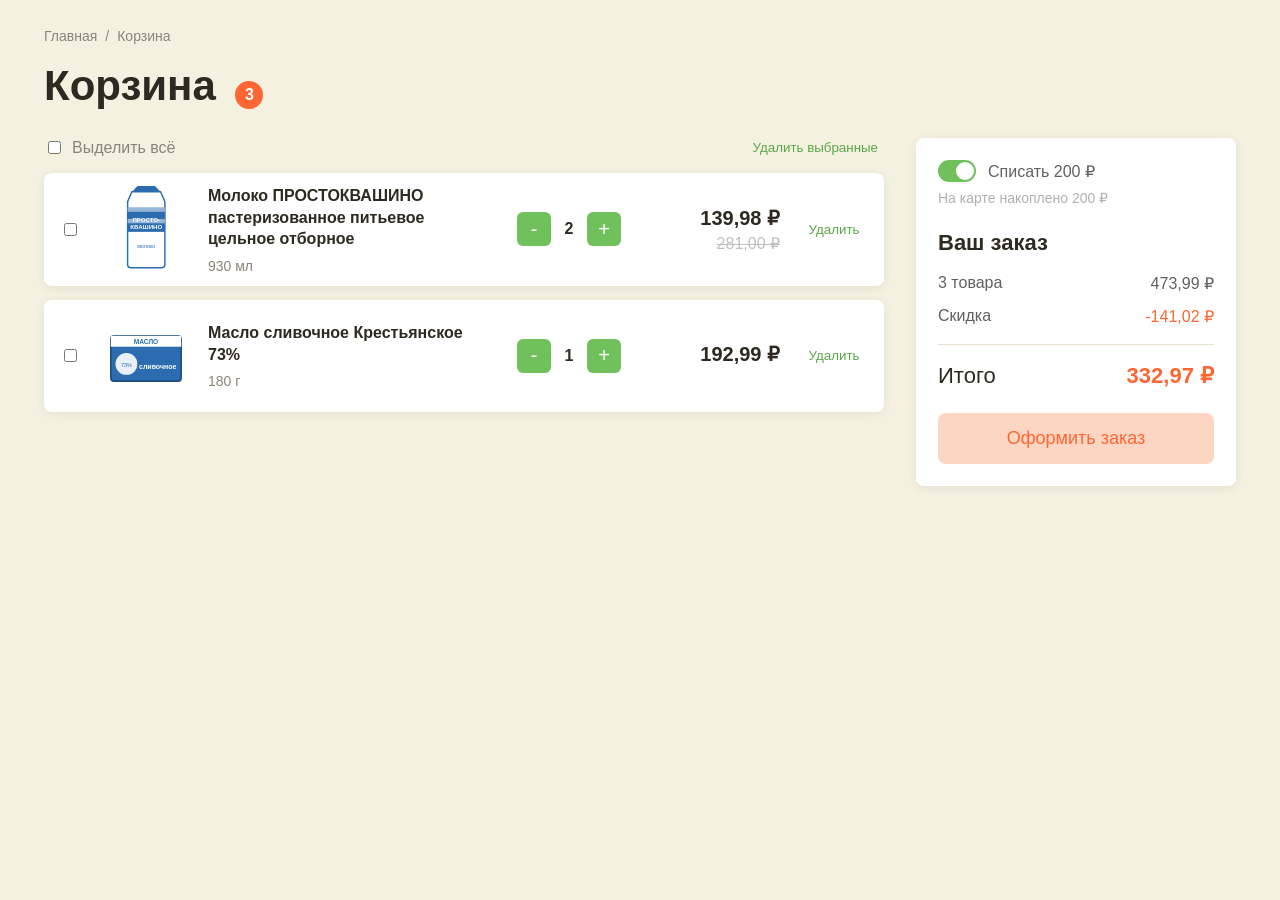
<file: basket/index.html>
<!doctype html>
<html lang="ru">
  <head>
    <meta charset="UTF-8" />
    <meta name="viewport" content="width=device-width, initial-scale=1.0" />
    <title>Северяночка — Корзина</title>
    <link rel="stylesheet" href="./style.css" />
  </head>
  <body>
    <main class="container">
      <div class="breadcrumbs">
        <a href="../index.html">Главная</a>
        <span>/</span>
        <span>Корзина</span>
      </div>

      <h1>Корзина <span id="cart-count">0</span></h1>

      <div class="cart">
        <section class="cart-left">
          <div class="top-panel">
            <label>
              <input type="checkbox" />
              Выделить всё
            </label>

            <button class="remove-selected" type="button">
              Удалить выбранные
            </button>
          </div>

          <div id="cart-list"></div>
        </section>

        <aside class="cart-right">
          <div class="bonus">
            <div class="bonus-top">
              <label class="switch">
                <input type="checkbox" checked />
                <span class="slider"></span>
              </label>
              <span class="bonus-text">Списать 200 ₽</span>
            </div>
            <p>На карте накоплено 200 ₽</p>
          </div>

          <h3>Ваш заказ</h3>
          <div class="row">
            <span id="order-count">0 товаров</span>
            <span id="order-sum">0 ₽</span>
          </div>
          <div class="row">
            <span>Скидка</span>
            <span class="sale" id="order-sale">0 ₽</span>
          </div>
          <hr />
          <div class="total">
            <span>Итого</span>
            <strong id="order-total">0 ₽</strong>
          </div>
          <button class="order" type="button">Оформить заказ</button>
        </aside>
      </div>
    </main>

    <script type="module" src="./script.js"></script>
  </body>
</html>
</file>
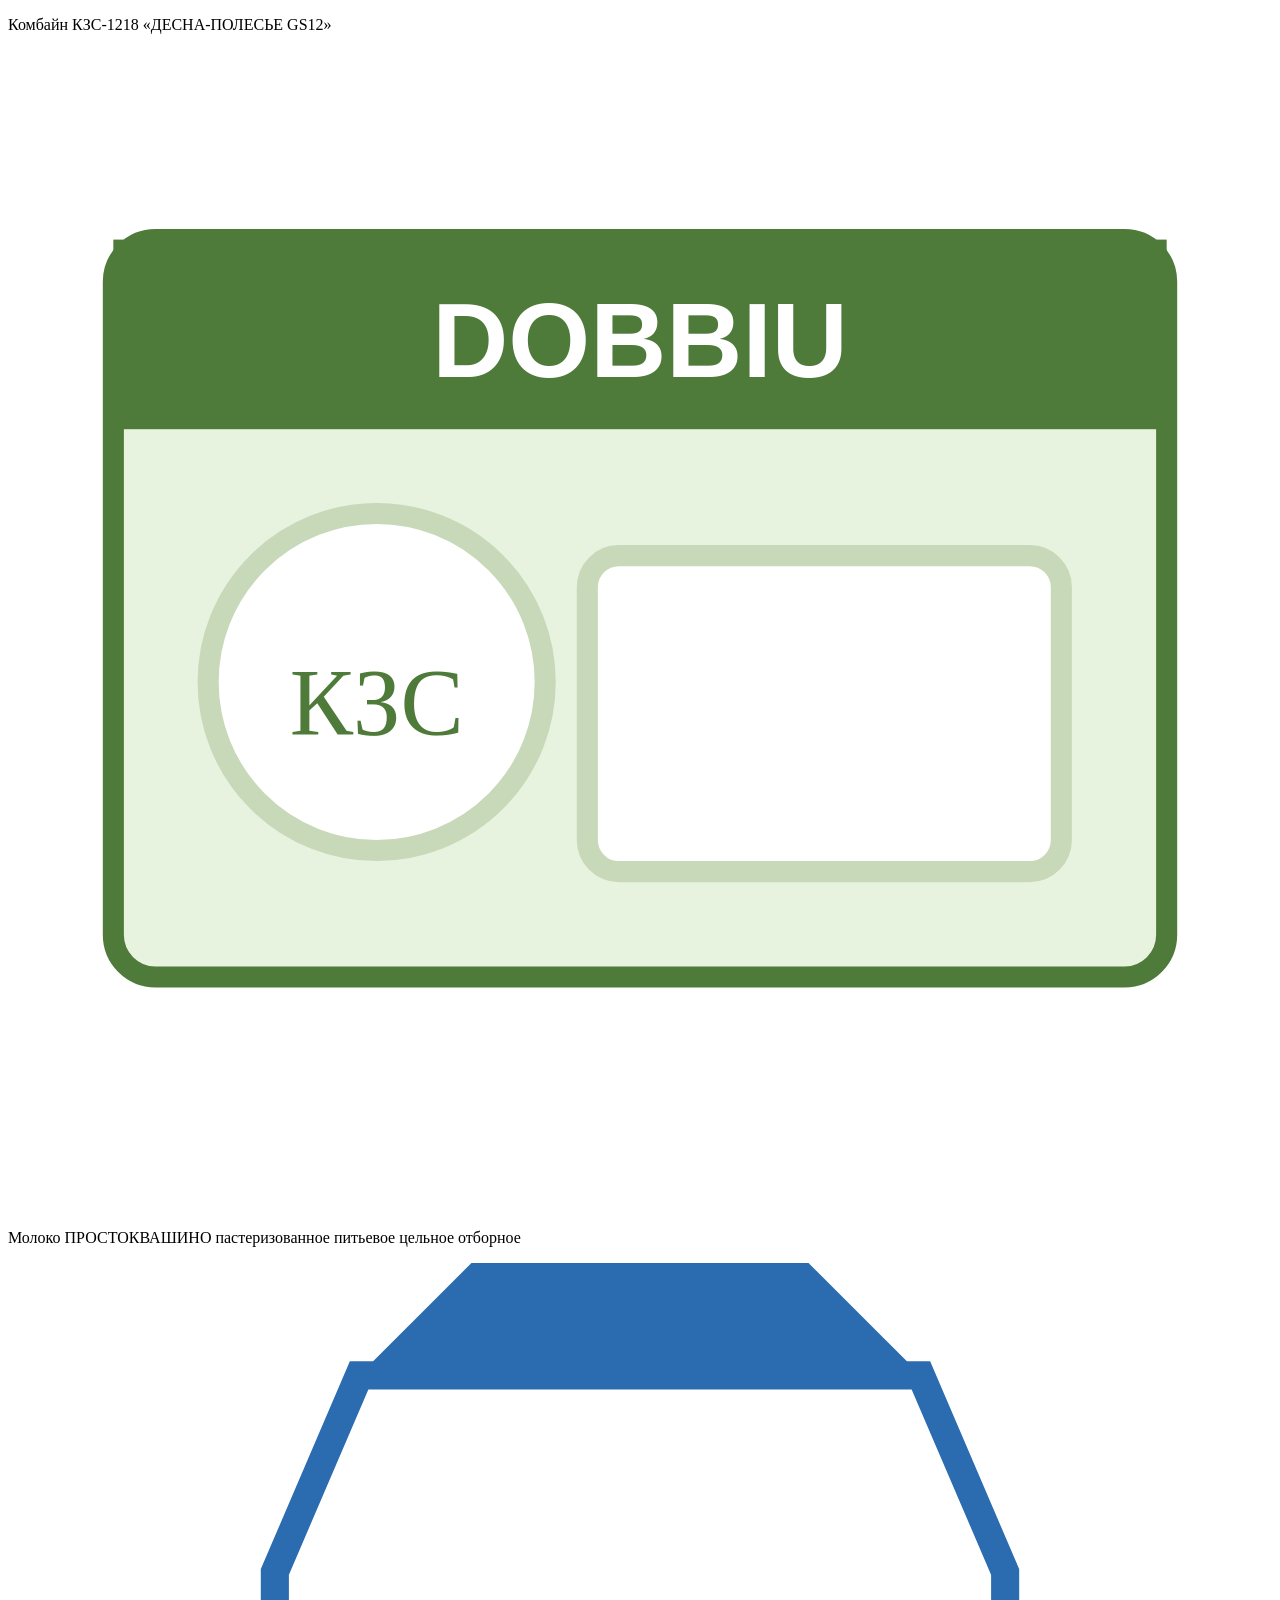
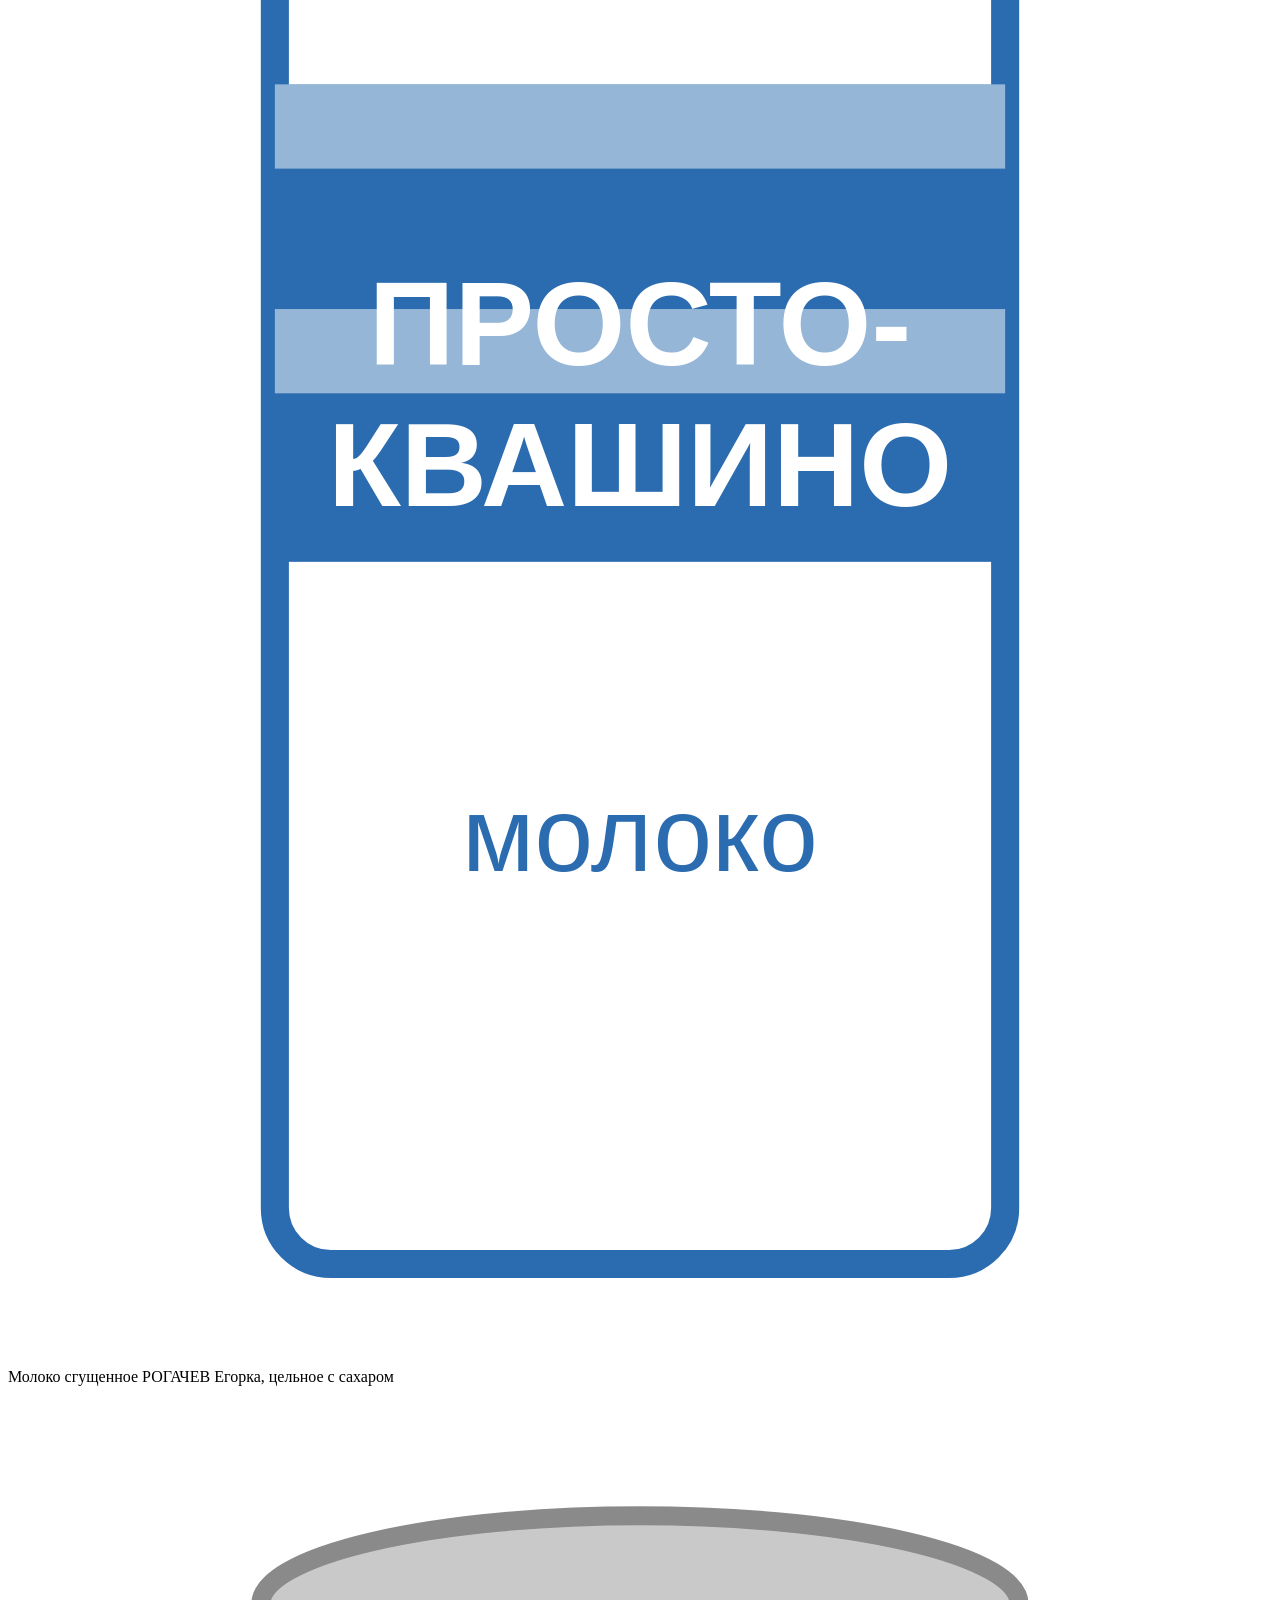
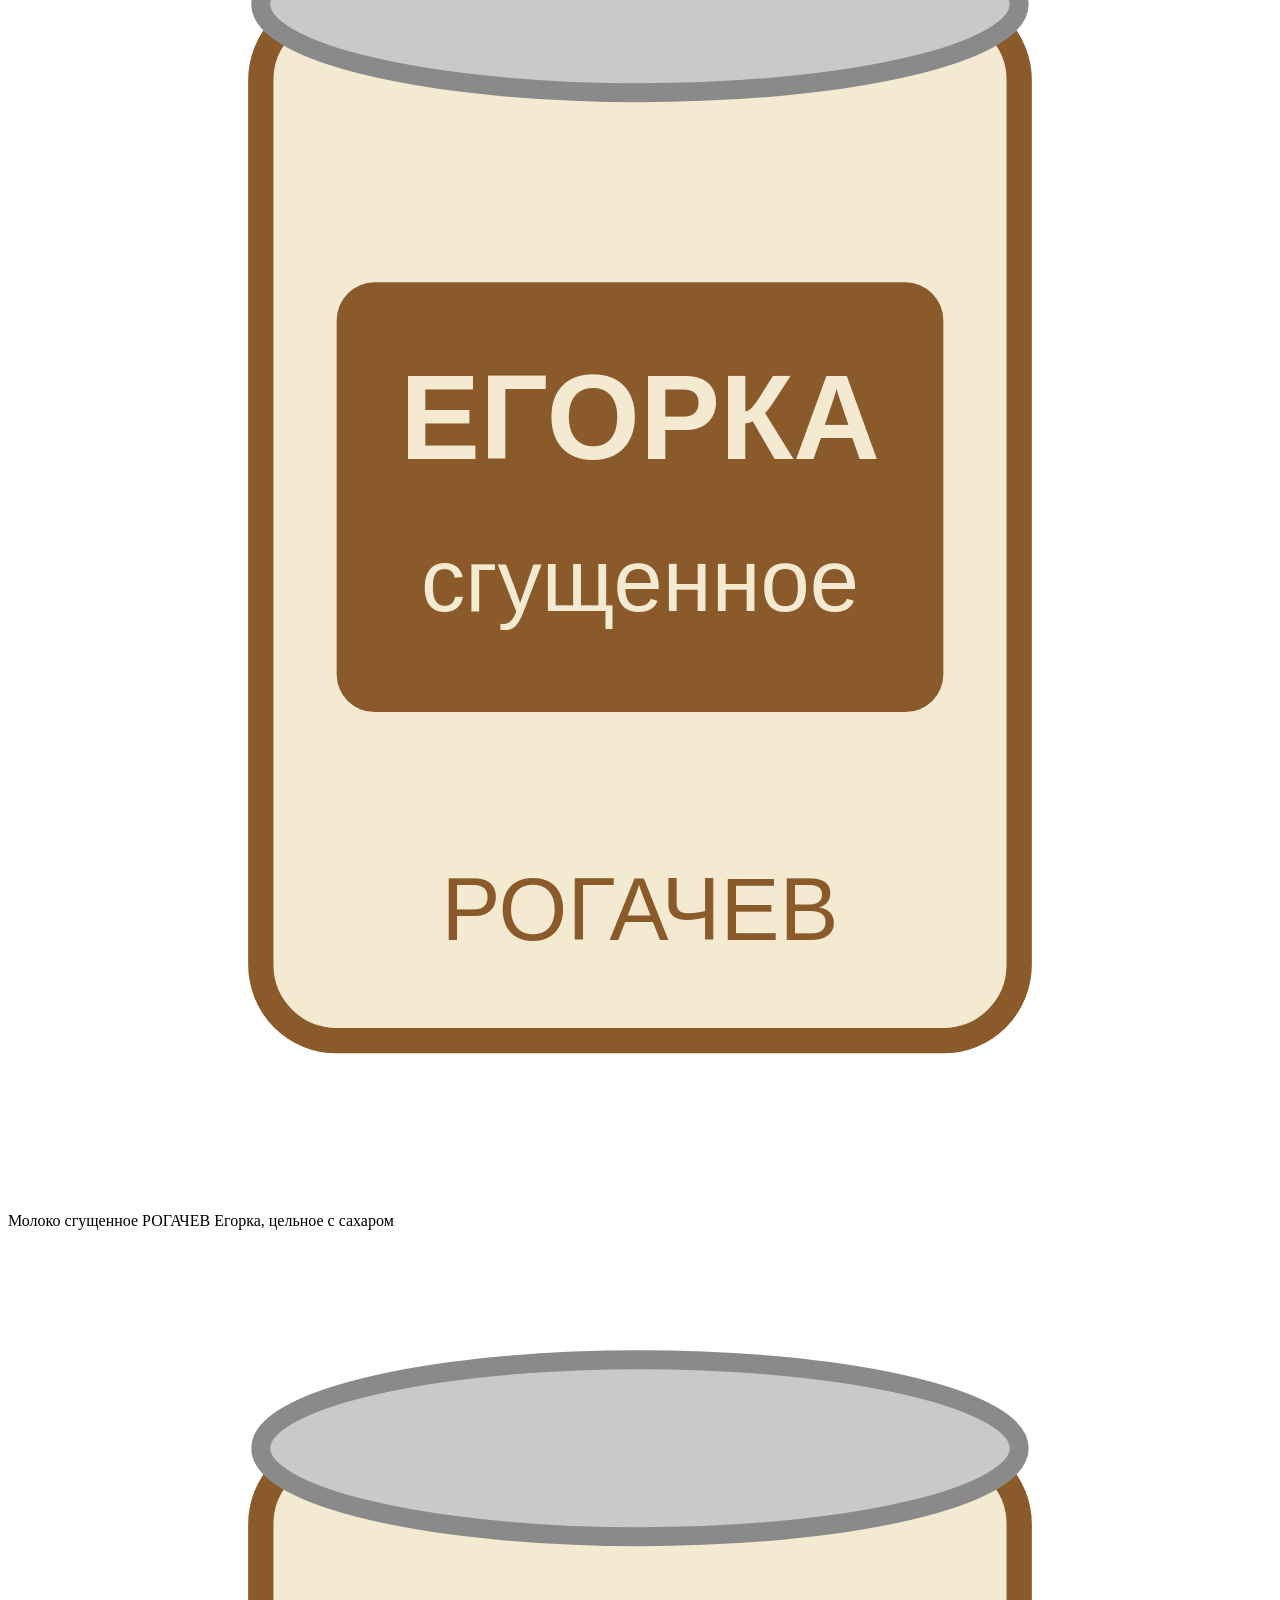
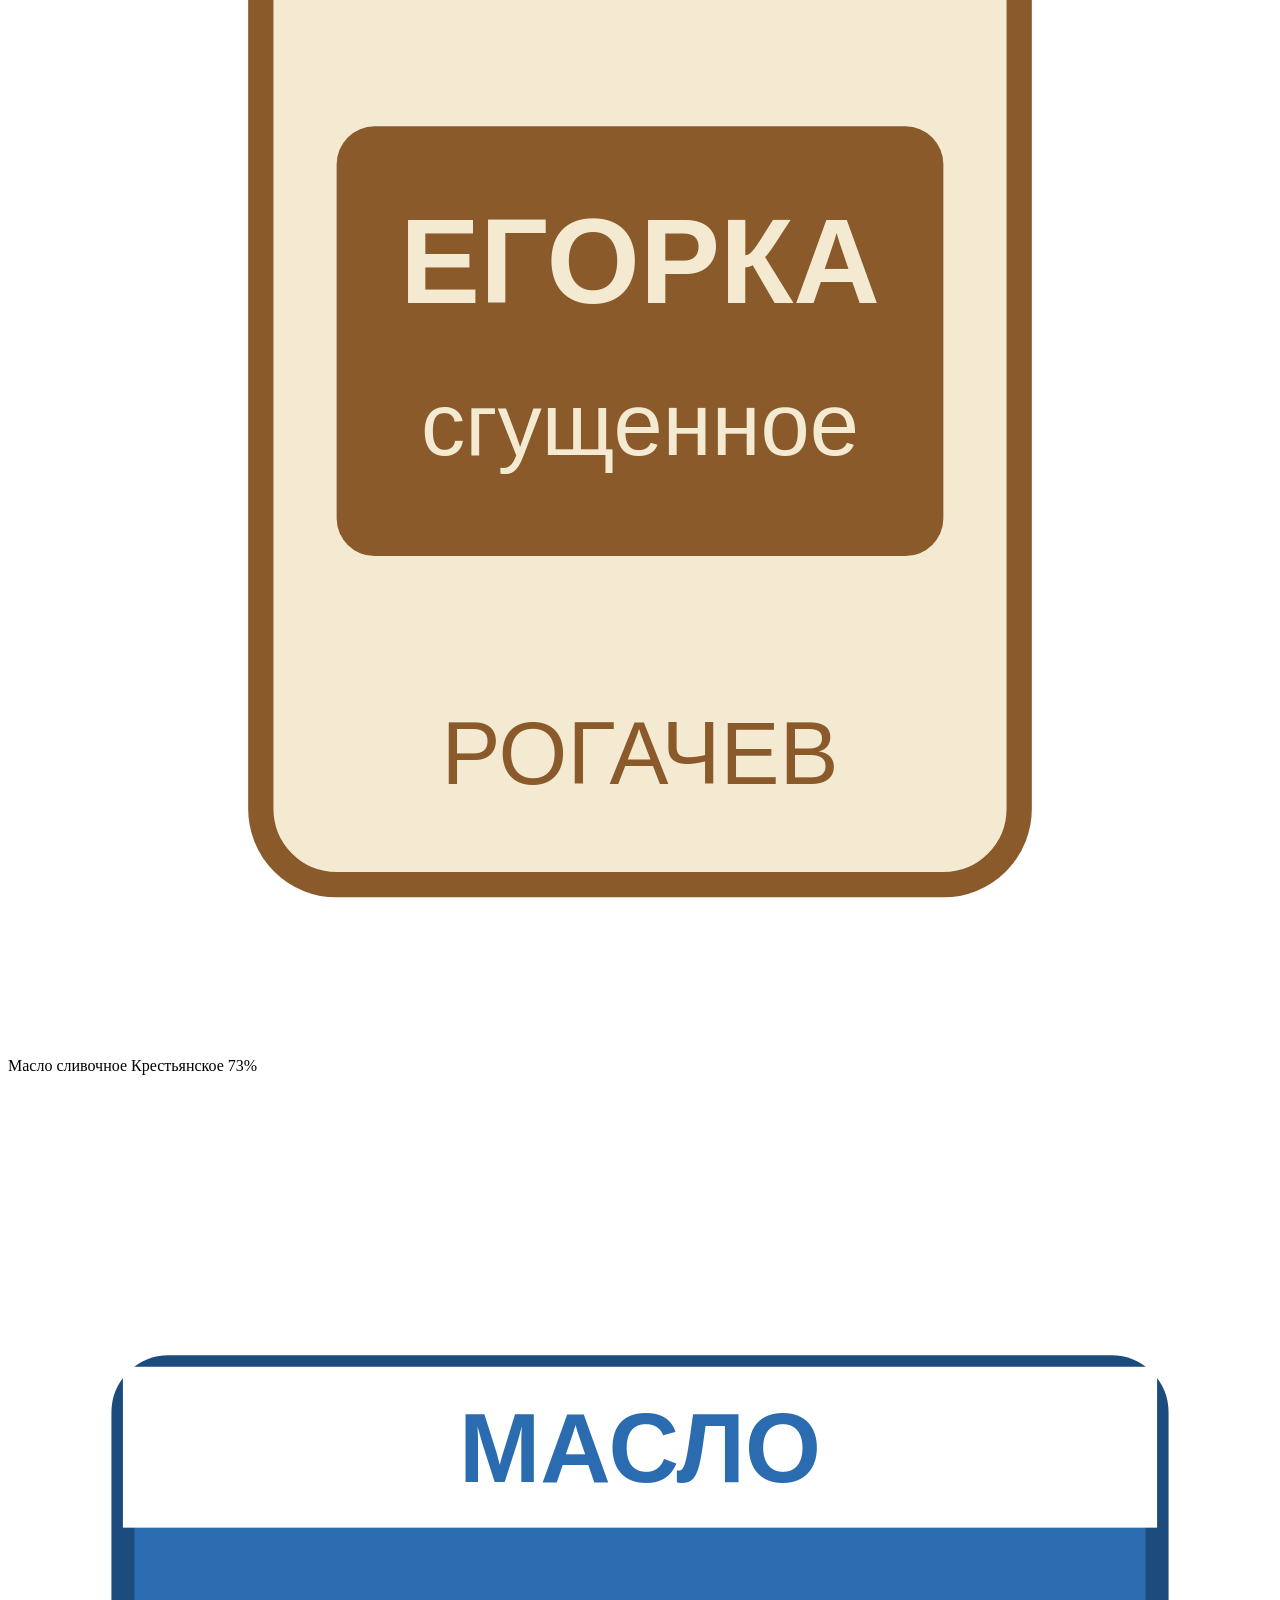
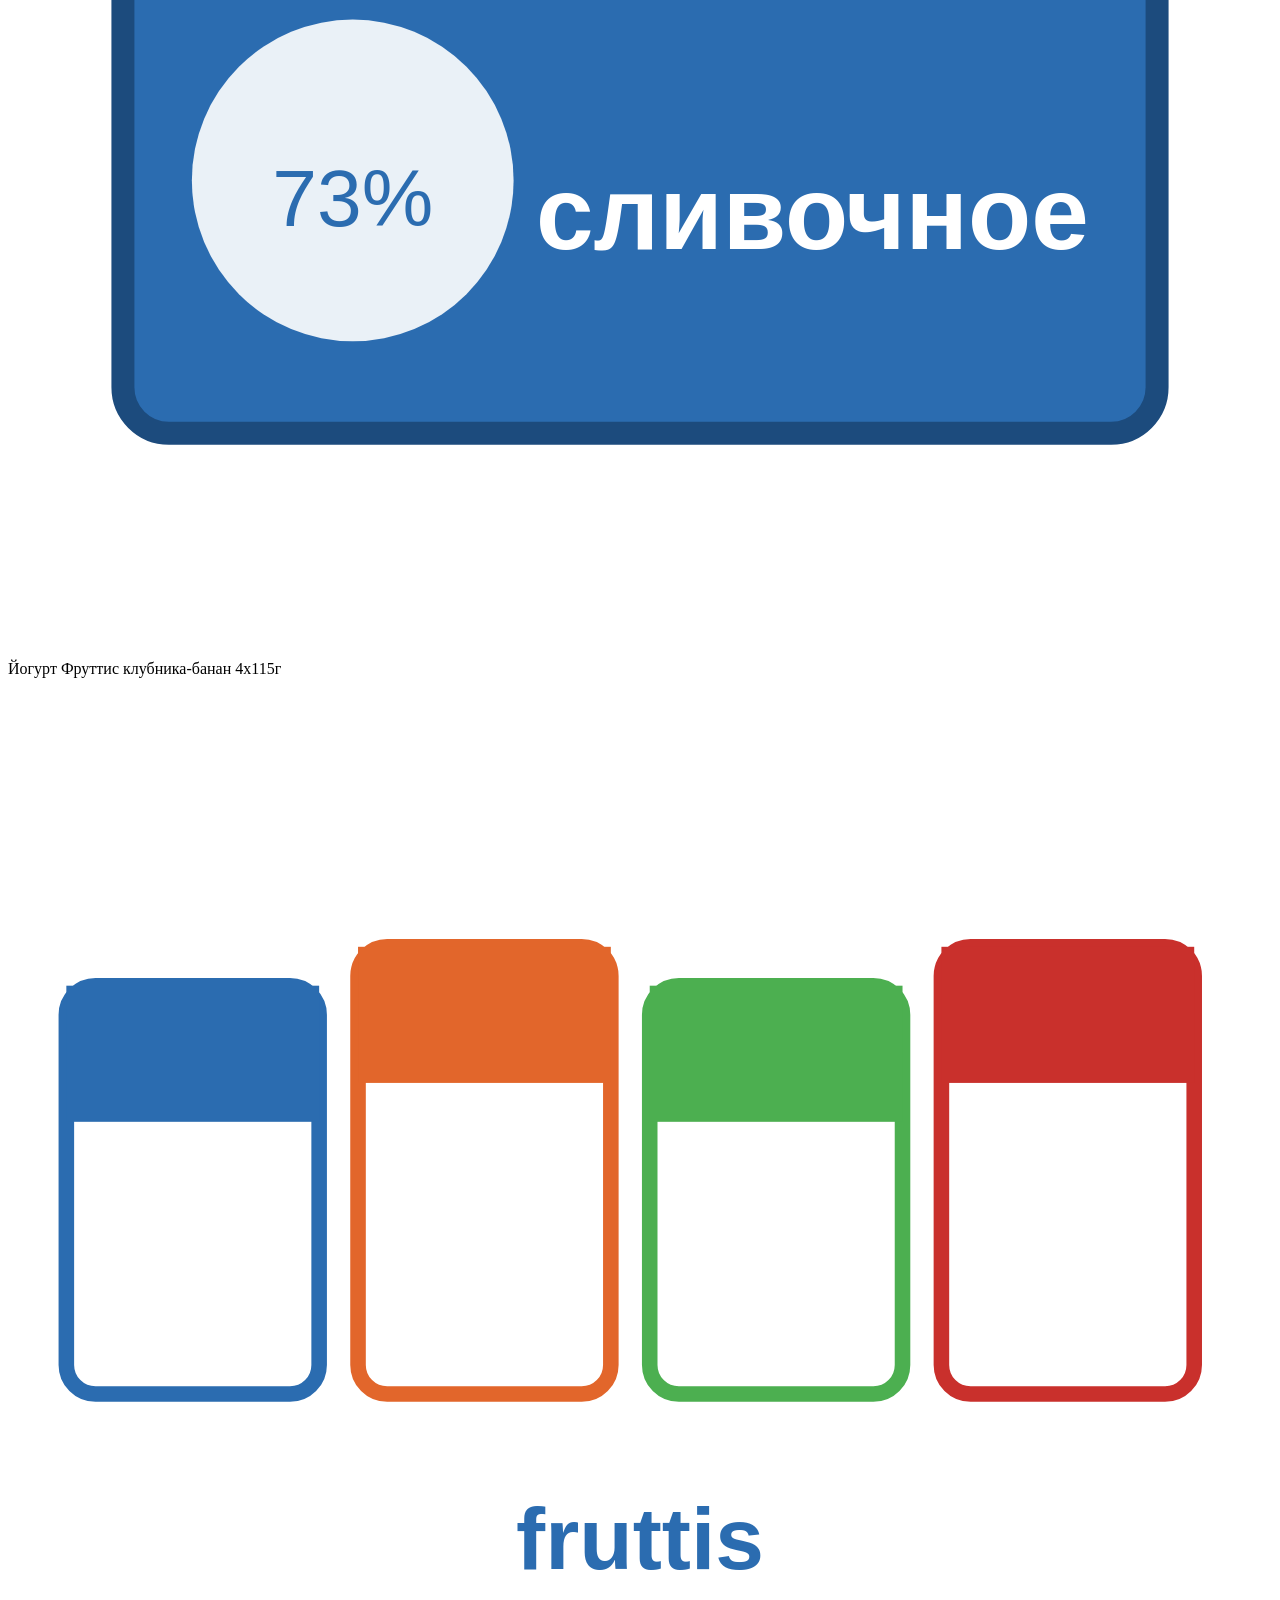
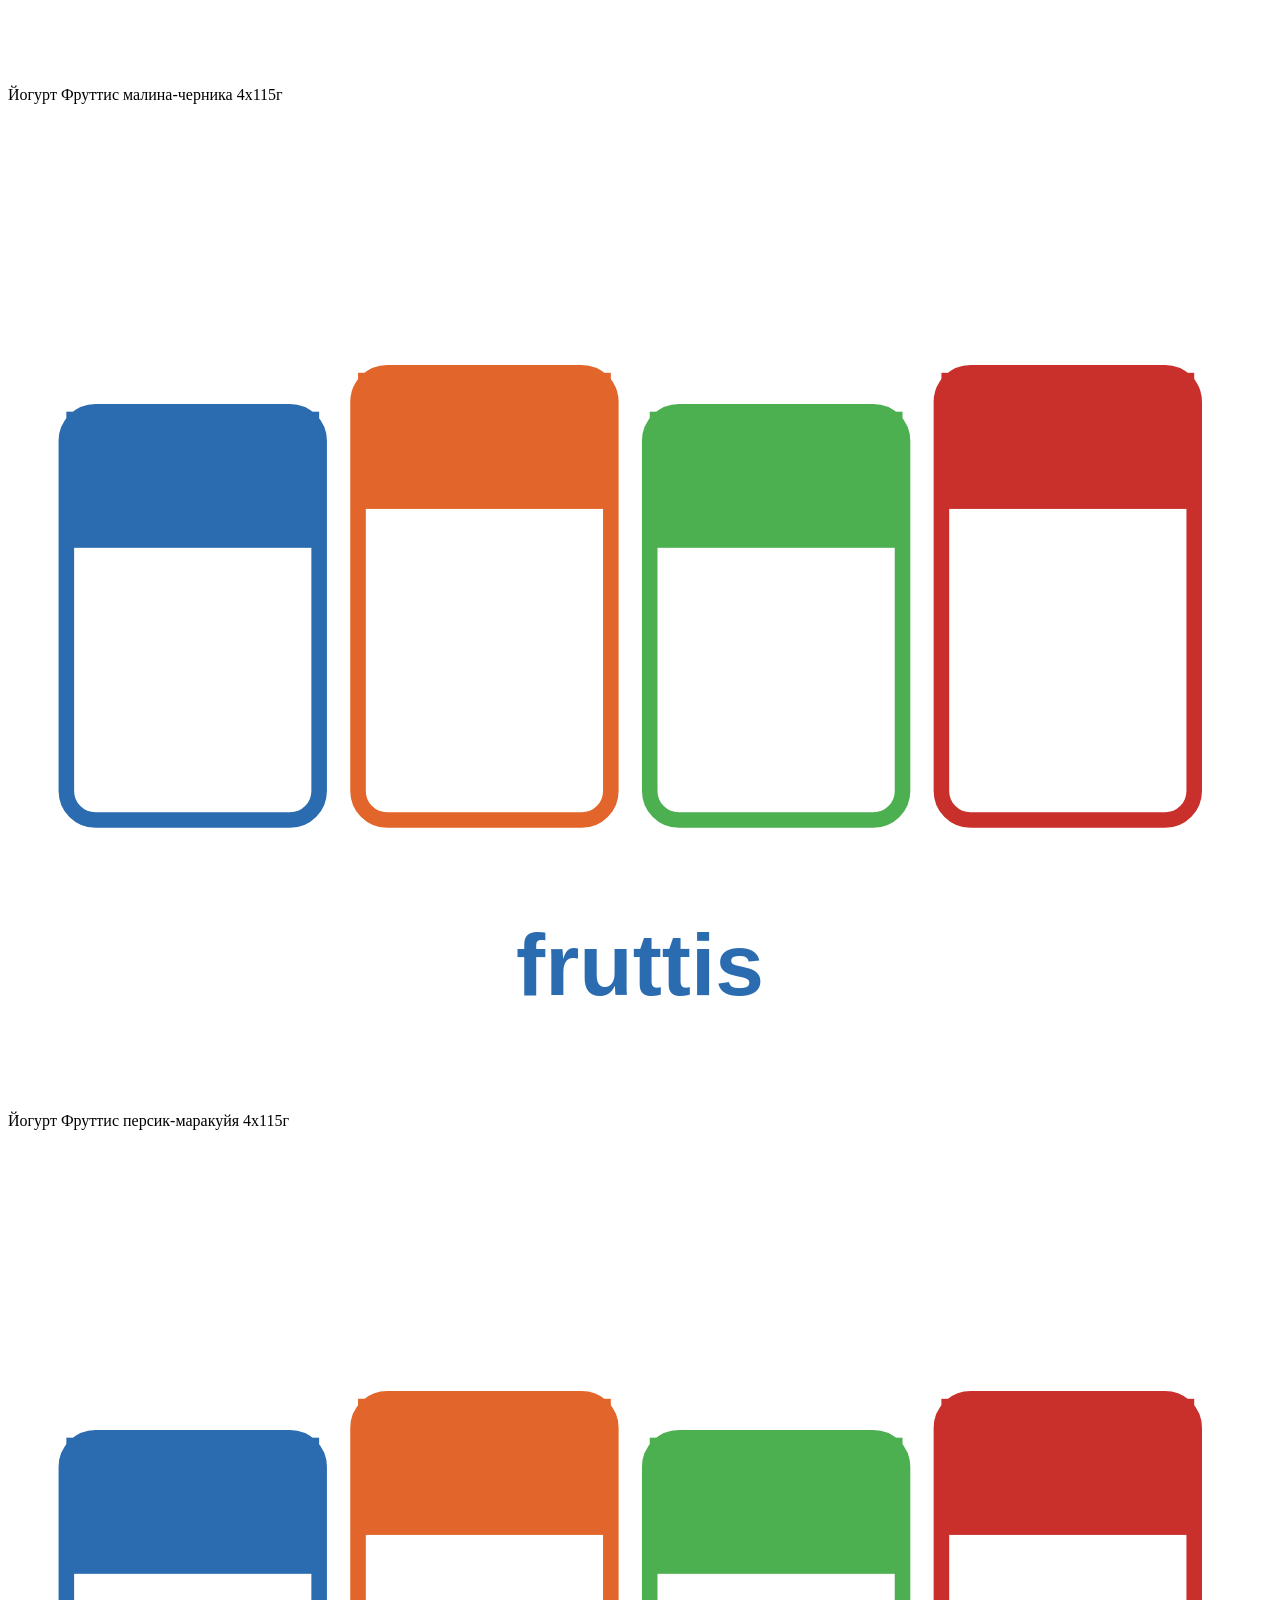
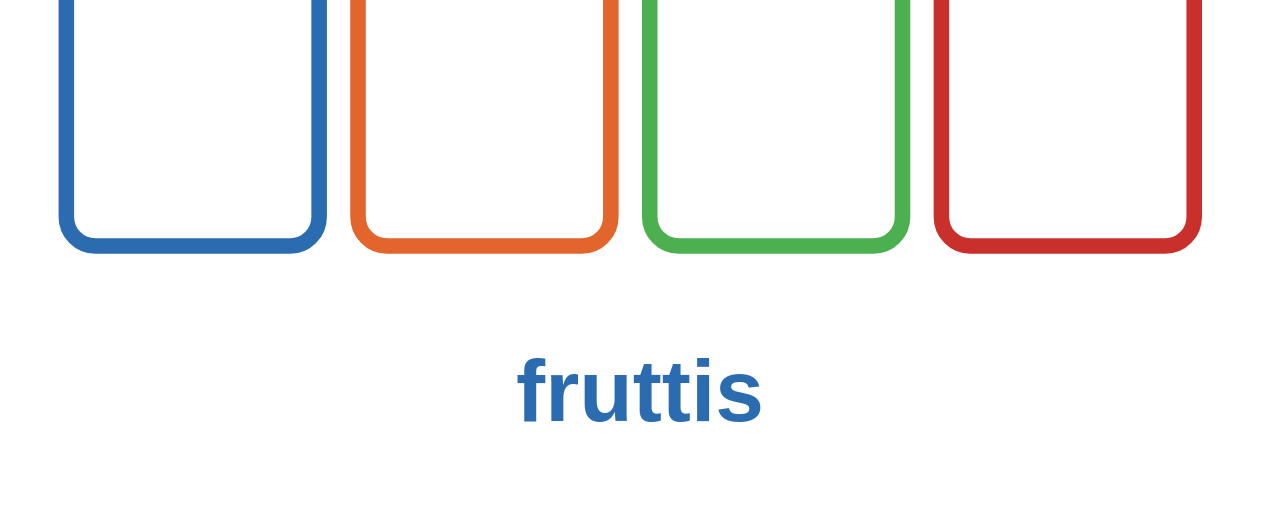
<file: example/index.html>
<!doctype html>
<html lang="en">
  <head>
    <meta charset="UTF-8" />
    <meta name="viewport" content="width=device-width, initial-scale=1.0" />
    <title>Document</title>
  </head>
  <body>
    <section id="products"></section>
    <script src="./script.js" type="module"></script>
  </body>
</html>
</file>
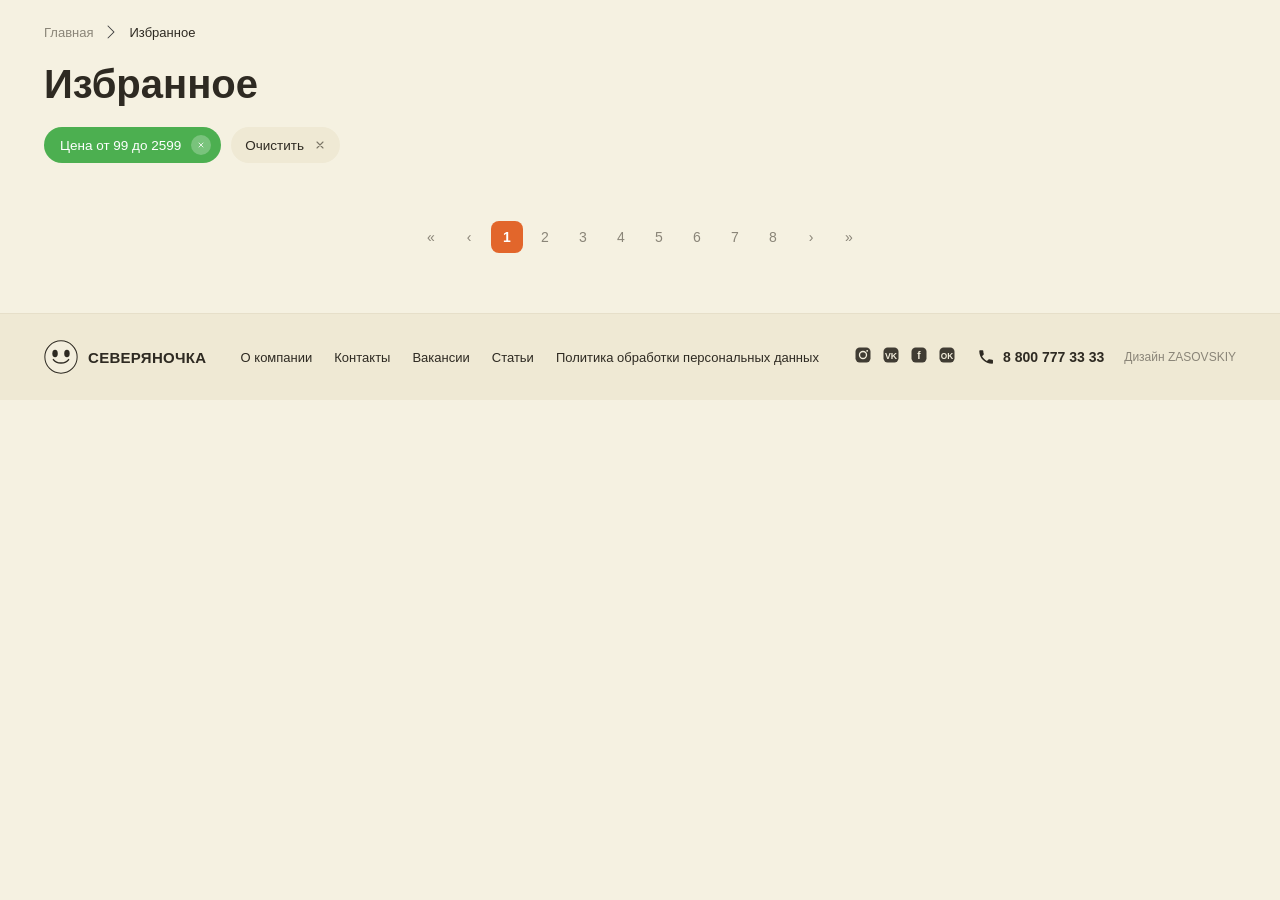
<file: favourites/index.html>
<!doctype html>
<html lang="ru">
  <head>
    <meta charset="UTF-8" />
    <meta name="viewport" content="width=device-width, initial-scale=1.0" />
    <title>Северяночка — Избранное</title>
    <link rel="stylesheet" href="style.css" />
  </head>
  <body>
    <main class="page">
      <div class="breadcrumbs">
        <a href="../index.html">Главная</a>
        <img src="./images/chevron-right.svg" alt="" />
        <span>Избранное</span>
      </div>

      <section class="favorites">
        <h1 class="favorites__title">Избранное</h1>

        <div class="filters">
          <span class="chip chip--price">
            Цена от 99 до 2599
            <button
              class="chip__x"
              type="button"
              aria-label="Убрать фильтр по цене"
            >
              <svg viewBox="0 0 24 24" width="12" height="12">
                <path
                  d="M6 6l12 12M18 6L6 18"
                  stroke="#fff"
                  stroke-width="2.4"
                  stroke-linecap="round"
                />
              </svg>
            </button>
          </span>
          <button class="chip chip--clear" type="button">
            Очистить
            <svg viewBox="0 0 24 24" width="12" height="12">
              <path
                d="M6 6l12 12M18 6L6 18"
                stroke="#7a7566"
                stroke-width="2.2"
                stroke-linecap="round"
              />
            </svg>
          </button>
        </div>

        <div class="grid" id="productGrid">
          <!-- product cards injected by JS -->
        </div>

        <nav class="pagination" aria-label="Страницы">
          <button
            class="page-btn page-btn--edge"
            data-page="prev"
            aria-label="Первая страница"
          >
            &laquo;
          </button>
          <button
            class="page-btn page-btn--edge"
            data-page="prev1"
            aria-label="Предыдущая страница"
          >
            &lsaquo;
          </button>
          <button class="page-btn page-btn--num is-active" data-page="1">
            1
          </button>
          <button class="page-btn page-btn--num" data-page="2">2</button>
          <button class="page-btn page-btn--num" data-page="3">3</button>
          <button class="page-btn page-btn--num" data-page="4">4</button>
          <button class="page-btn page-btn--num" data-page="5">5</button>
          <button class="page-btn page-btn--num" data-page="6">6</button>
          <button class="page-btn page-btn--num" data-page="7">7</button>
          <button class="page-btn page-btn--num" data-page="8">8</button>
          <button
            class="page-btn page-btn--edge"
            data-page="next1"
            aria-label="Следующая страница"
          >
            &rsaquo;
          </button>
          <button
            class="page-btn page-btn--edge"
            data-page="next"
            aria-label="Последняя страница"
          >
            &raquo;
          </button>
        </nav>
      </section>
    </main>

    <footer class="footer">
      <div class="footer__inner">
        <a class="logo logo--footer" href="#">
          <svg
            class="logo__icon"
            viewBox="0 0 40 40"
            width="34"
            height="34"
            aria-hidden="true"
          >
            <circle
              cx="20"
              cy="20"
              r="19"
              fill="#F3EEDD"
              stroke="#2E2A22"
              stroke-width="1.2"
            />
            <ellipse cx="13" cy="16" rx="3.2" ry="4.4" fill="#2E2A22" />
            <ellipse cx="27" cy="16" rx="3.2" ry="4.4" fill="#2E2A22" />
            <path
              d="M11 23c2 3 6 4 9 4s7-1 9-4"
              stroke="#2E2A22"
              stroke-width="1.6"
              fill="none"
              stroke-linecap="round"
            />
          </svg>
          <span class="logo__text">СЕВЕРЯНОЧКА</span>
        </a>

        <nav class="footer__nav">
          <a href="../about_company/index.html">О компании</a>
          <a href="#">Контакты</a>
          <a href="#">Вакансии</a>
          <a href="#">Статьи</a>
          <a href="#">Политика обработки персональных данных</a>
        </nav>

        <div class="footer__side">
          <div class="socials">
            <a href="#" aria-label="Instagram" class="social">
              <svg viewBox="0 0 24 24" width="20" height="20">
                <rect
                  x="3"
                  y="3"
                  width="18"
                  height="18"
                  rx="5"
                  fill="#2E2A22"
                />
                <circle
                  cx="12"
                  cy="12"
                  r="4.2"
                  fill="none"
                  stroke="#F3EEDD"
                  stroke-width="1.6"
                />
                <circle cx="17" cy="7" r="1.1" fill="#F3EEDD" />
              </svg>
            </a>
            <a href="#" aria-label="VKontakte" class="social">
              <svg viewBox="0 0 24 24" width="20" height="20">
                <rect
                  x="3"
                  y="3"
                  width="18"
                  height="18"
                  rx="5"
                  fill="#2E2A22"
                />
                <text
                  x="12"
                  y="16.5"
                  font-size="10.5"
                  font-family="Arial, sans-serif"
                  fill="#F3EEDD"
                  text-anchor="middle"
                  font-weight="700"
                >
                  VK
                </text>
              </svg>
            </a>
            <a href="#" aria-label="Facebook" class="social">
              <svg viewBox="0 0 24 24" width="20" height="20">
                <rect
                  x="3"
                  y="3"
                  width="18"
                  height="18"
                  rx="5"
                  fill="#2E2A22"
                />
                <text
                  x="12"
                  y="16.5"
                  font-size="12"
                  font-family="Arial, sans-serif"
                  fill="#F3EEDD"
                  text-anchor="middle"
                  font-weight="700"
                >
                  f
                </text>
              </svg>
            </a>
            <a href="#" aria-label="Odnoklassniki" class="social">
              <svg viewBox="0 0 24 24" width="20" height="20">
                <rect
                  x="3"
                  y="3"
                  width="18"
                  height="18"
                  rx="5"
                  fill="#2E2A22"
                />
                <text
                  x="12"
                  y="16.5"
                  font-size="10"
                  font-family="Arial, sans-serif"
                  fill="#F3EEDD"
                  text-anchor="middle"
                  font-weight="700"
                >
                  OK
                </text>
              </svg>
            </a>
          </div>
          <a class="phone" href="tel:88007773333">
            <svg viewBox="0 0 24 24" width="18" height="18">
              <path
                d="M6.6 10.8c1.4 2.8 3.8 5.2 6.6 6.6l2.2-2.2c.3-.3.7-.4 1.1-.2 1.2.4 2.5.6 3.8.6.6 0 1 .4 1 1V20c0 .6-.4 1-1 1C10.5 21 3 13.5 3 4c0-.6.4-1 1-1h3.4c.6 0 1 .4 1 1 0 1.3.2 2.6.6 3.8.1.4 0 .8-.2 1.1l-2.2 2.2z"
                fill="#2E2A22"
              />
            </svg>
            8 800 777 33 33
          </a>
          <span class="design-credit">Дизайн ZASOVSKIY</span>
        </div>
      </div>
    </footer>

    <script type="module" src="script.js"></script>
  </body>
</html>
</file>
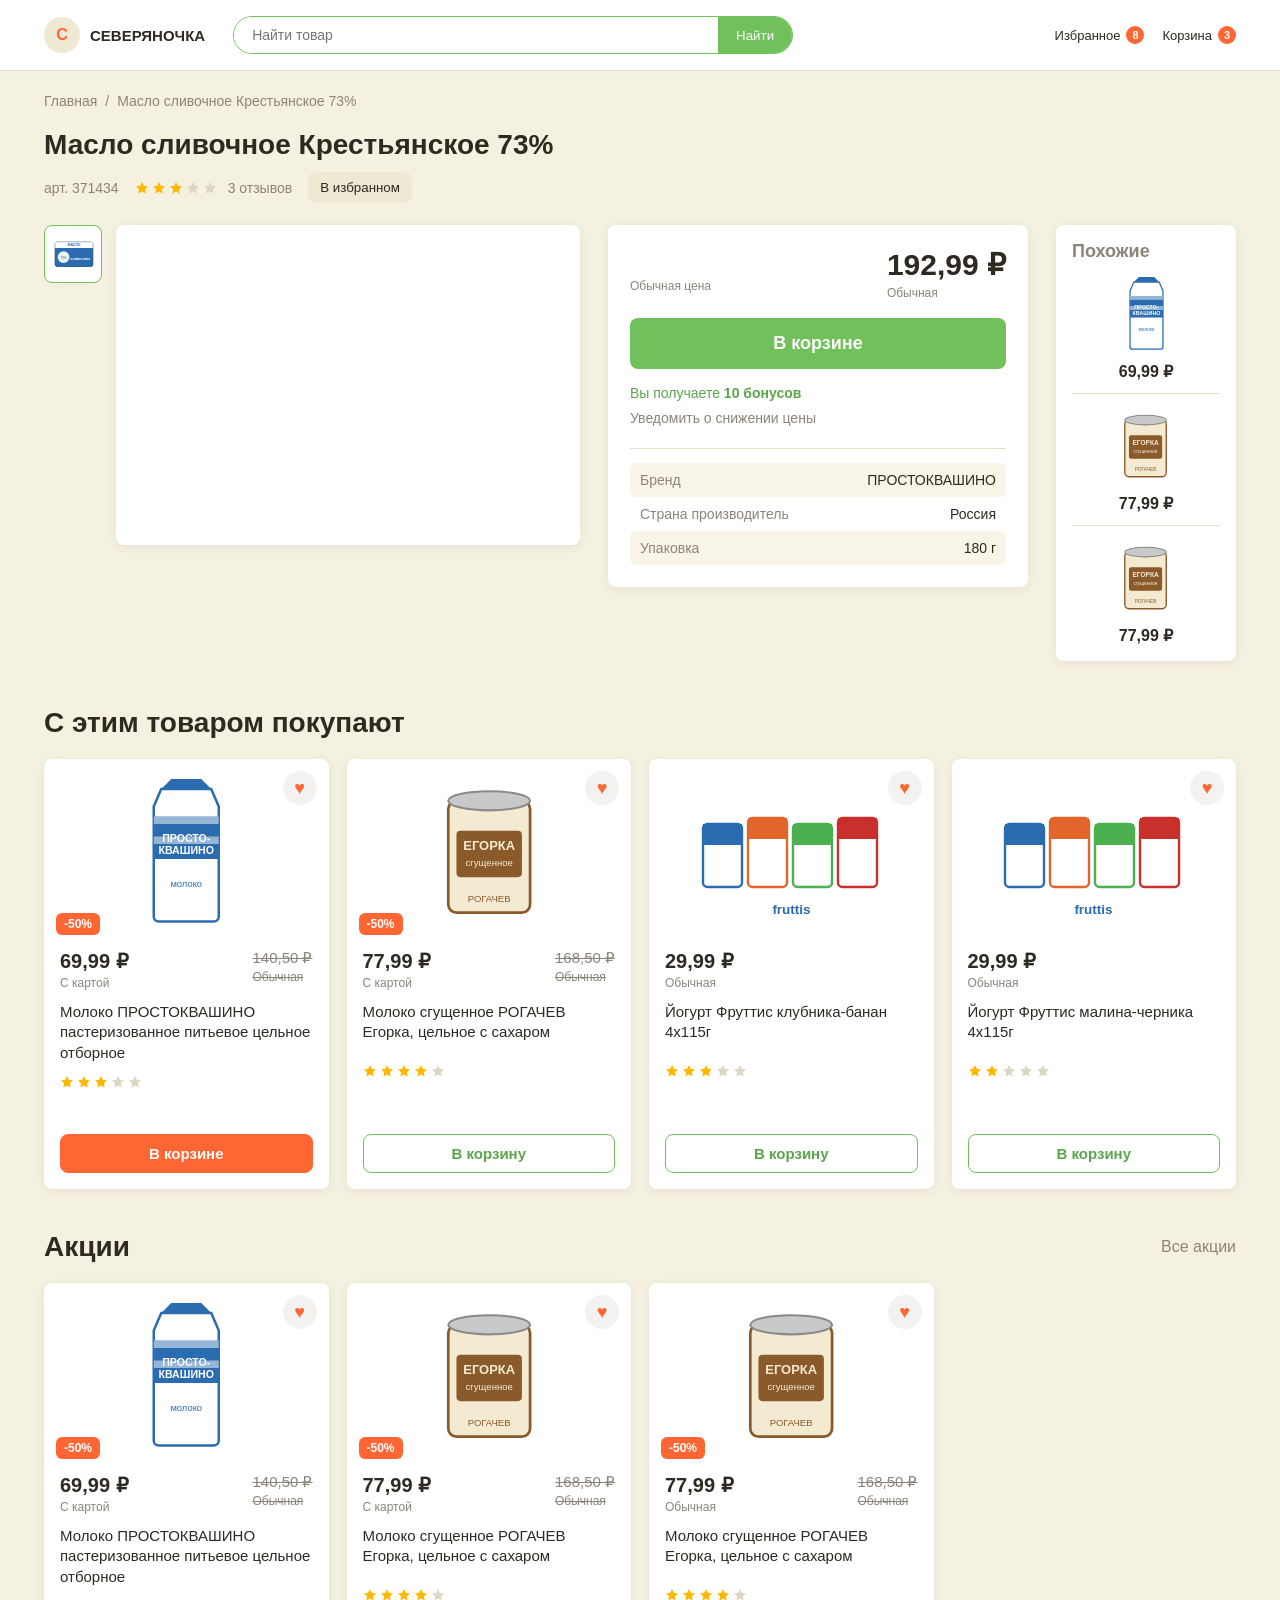
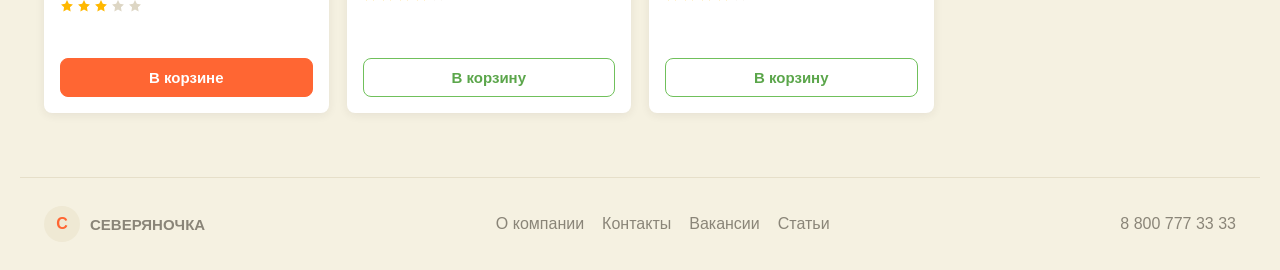
<file: product_page/index.html>
<!doctype html>
<html lang="ru">
  <head>
    <meta charset="UTF-8" />
    <meta name="viewport" content="width=device-width, initial-scale=1.0" />
    <title>Северяночка — Карточка товара</title>
    <link rel="stylesheet" href="./style.css" />
  </head>
  <body>
    <header class="header">
      <div class="header__inner">
        <a class="logo" href="../index.html">
          <span class="logo__mark">С</span>
          <span class="logo__text">СЕВЕРЯНОЧКА</span>
        </a>

        <form class="search" onsubmit="return false;">
          <input id="searchInput" type="search" placeholder="Найти товар" />
          <button type="submit">Найти</button>
        </form>

        <nav class="header__nav">
          <a href="../index.html">
            Избранное
            <span id="favCount">0</span>
          </a>
          <a href="../basket/index.html">
            Корзина
            <span id="cartCount">0</span>
          </a>
        </nav>
      </div>
    </header>

    <main class="main-container">
      <div class="breadcrumbs">
        <a href="../index.html">Главная</a>
        <span>/</span>
        <span id="breadcrumbProduct">Товар</span>
      </div>

      <section class="product-head">
        <h1 id="product-title"></h1>
        <div class="product-meta">
          <span id="product-article"></span>
          <span class="stars" id="product-rating"></span>
          <button class="favorite-action" id="main-favorite-btn" type="button">
            В избранное
          </button>
        </div>
      </section>

      <section class="product-grid">
        <div class="gallery-container">
          <div class="thumbnails" id="thumbs"></div>
          <div class="main-image-wrapper">
            <span class="badge-discount" id="badge-discount"></span>
            <div class="main-image" id="main-img"></div>
          </div>
        </div>

        <div class="details-container">
          <div class="price-section">
            <div>
              <span class="old-price" id="old-price"></span>
              <span class="price-label">Обычная цена</span>
            </div>
            <div>
              <span class="current-price" id="current-price"></span>
              <span class="price-label" id="price-note"></span>
            </div>
          </div>

          <button class="add-to-cart-btn" id="add-to-cart-btn" type="button">
            В корзину
          </button>

          <div class="bonus-info">Вы получаете <strong>10 бонусов</strong></div>
          <button class="price-alert" type="button">Уведомить о снижении цены</button>

          <div class="specs">
            <div class="spec-row">
              <span class="spec-label">Бренд</span>
              <span id="product-brand"></span>
            </div>
            <div class="spec-row">
              <span class="spec-label">Страна производитель</span>
              <span id="product-country"></span>
            </div>
            <div class="spec-row">
              <span class="spec-label">Упаковка</span>
              <span id="product-packing"></span>
            </div>
          </div>
        </div>

        <aside class="similar-container">
          <h2>Похожие</h2>
          <div id="similar-list"></div>
        </aside>
      </section>

      <section class="product-section">
        <h2>С этим товаром покупают</h2>
        <div class="product-container" id="cross-sell-list"></div>
      </section>

      <section class="product-section">
        <div class="section-top">
          <h2>Акции</h2>
          <a href="../index.html">Все акции</a>
        </div>
        <div class="product-container" id="sale-list"></div>
      </section>
    </main>

    <footer class="footer">
      <a class="logo" href="../index.html">
        <span class="logo__mark">С</span>
        <span class="logo__text">СЕВЕРЯНОЧКА</span>
      </a>
      <nav>
        <a href="../about_company/index.html">О компании</a>
        <a href="#">Контакты</a>
        <a href="#">Вакансии</a>
        <a href="#">Статьи</a>
      </nav>
      <a href="tel:88007773333">8 800 777 33 33</a>
    </footer>

    <script type="module" src="./script.js"></script>
  </body>
</html>
</file>
<file: basket/style.css>
:root {
  --cream: #f5f1e1;
  --cream-dark: #efe9d4;
  --ink: #2e2a22;
  --muted: #8a8578;
  --green: #70c05b;
  --green-dark: #5ba64b;
  --orange: #ff6633;
  --border: #e6dfc9;
  --shadow: 0 2px 10px rgba(46, 42, 34, 0.08);
}

* {
  box-sizing: border-box;
}

body {
  margin: 0;
  font-family: "Segoe UI", Roboto, Arial, sans-serif;
  background: var(--cream);
  color: var(--ink);
}

button {
  font-family: inherit;
  cursor: pointer;
}

a {
  color: inherit;
  text-decoration: none;
}

.container {
  max-width: 1240px;
  margin: 0 auto;
  padding: 28px 24px 60px;
}

.breadcrumbs {
  display: flex;
  gap: 8px;
  margin-bottom: 18px;
  color: var(--muted);
  font-size: 14px;
}

h1 {
  margin: 0 0 28px;
  font-size: 42px;
}

h1 span {
  display: inline-flex;
  align-items: center;
  justify-content: center;
  min-width: 28px;
  height: 28px;
  margin-left: 8px;
  padding: 0 8px;
  border-radius: 14px;
  background: var(--orange);
  color: #fff;
  font-size: 16px;
}

.cart {
  display: grid;
  grid-template-columns: minmax(0, 1fr) 320px;
  gap: 32px;
  align-items: start;
}

.top-panel {
  display: flex;
  justify-content: space-between;
  gap: 16px;
  margin-bottom: 16px;
  color: var(--muted);
}

.top-panel label {
  display: flex;
  align-items: center;
  gap: 8px;
}

.remove-selected,
.remove-product {
  border: none;
  background: transparent;
  color: var(--green-dark);
}

.product {
  display: grid;
  grid-template-columns: 28px 92px minmax(220px, 1fr) 130px 130px 76px;
  gap: 16px;
  align-items: center;
  min-height: 112px;
  margin-bottom: 14px;
  padding: 12px;
  border-radius: 8px;
  background: #fff;
  box-shadow: var(--shadow);
}

.product-check {
  display: flex;
  justify-content: center;
}

.product__image {
  height: 86px;
  display: flex;
  align-items: center;
  justify-content: center;
}

.product__image svg,
.product__image img {
  max-width: 86px;
  max-height: 86px;
  object-fit: contain;
}

.info h3 {
  margin: 0 0 8px;
  font-size: 16px;
  line-height: 1.35;
}

.info p {
  margin: 0;
  color: var(--muted);
  font-size: 14px;
}

.count {
  display: grid;
  grid-template-columns: 34px 36px 34px;
  align-items: center;
  justify-content: center;
}

.count button {
  width: 34px;
  height: 34px;
  border: none;
  border-radius: 6px;
  background: var(--green);
  color: #fff;
  font-size: 20px;
}

.count span {
  text-align: center;
  font-weight: 700;
}

.price {
  text-align: right;
}

.price h2 {
  margin: 0 0 4px;
  font-size: 20px;
}

.price del {
  color: #bfbfbf;
}

.cart-right {
  padding: 22px;
  border-radius: 8px;
  background: #fff;
  box-shadow: var(--shadow);
}

.bonus {
  margin-bottom: 24px;
}

.bonus-top {
  display: flex;
  align-items: center;
  gap: 12px;
  margin-bottom: 8px;
}

.bonus-text {
  color: #606060;
}

.bonus p {
  margin: 0;
  color: #b0b0b0;
  font-size: 14px;
}

.switch {
  position: relative;
  width: 38px;
  height: 22px;
  display: inline-block;
}

.switch input {
  display: none;
}

.slider {
  position: absolute;
  inset: 0;
  border-radius: 30px;
  background: #d9d9d9;
}

.slider::before {
  content: "";
  position: absolute;
  width: 18px;
  height: 18px;
  left: 2px;
  top: 2px;
  border-radius: 50%;
  background: #fff;
  transition: 0.2s;
}

.switch input:checked + .slider {
  background: var(--green);
}

.switch input:checked + .slider::before {
  transform: translateX(16px);
}

.cart-right h3 {
  margin: 0 0 18px;
  font-size: 22px;
}

.row,
.total {
  display: flex;
  justify-content: space-between;
  gap: 16px;
}

.row {
  margin-bottom: 14px;
  color: #606060;
}

.sale,
.total strong {
  color: var(--orange);
}

hr {
  border: none;
  border-top: 1px solid var(--border);
  margin: 18px 0;
}

.total {
  align-items: baseline;
  margin-bottom: 24px;
  font-size: 22px;
}

.order {
  width: 100%;
  border: none;
  border-radius: 8px;
  padding: 15px;
  background: #fcd5c3;
  color: var(--orange);
  font-size: 18px;
}

.order:disabled {
  cursor: default;
  opacity: 0.5;
}

.order:not(:disabled):hover {
  background: var(--orange);
  color: #fff;
}

@media (max-width: 980px) {
  .cart {
    grid-template-columns: 1fr;
  }

  .product {
    grid-template-columns: 28px 80px 1fr;
  }

  .count,
  .price,
  .remove-product {
    grid-column: 3;
  }

  .price {
    text-align: left;
  }
}

@media (max-width: 560px) {
  .container {
    padding: 20px 14px 40px;
  }

  h1 {
    font-size: 32px;
  }

  .top-panel {
    flex-direction: column;
  }

  .product {
    grid-template-columns: 24px 72px 1fr;
    gap: 10px;
  }
}
</file>
<file: favourites/style.css>
:root{
  --cream: #F5F1E1;
  --cream-dark: #EFE9D4;
  --ink: #2E2A22;
  --muted: #8a8578;
  --green: #4CAF50;
  --green-dark: #3f9944;
  --orange: #E2662B;
  --orange-dark: #cc5620;
  --star: #E2662B;
  --star-off: #ddd6c4;
  --radius: 10px;
  --shadow: 0 2px 10px rgba(46,42,34,0.06);
}

*{box-sizing:border-box;}
html,body{margin:0;padding:0;}
body{
  font-family:"Segoe UI", Roboto, "Helvetica Neue", Arial, sans-serif;
  background:var(--cream);
  color:var(--ink);
  -webkit-font-smoothing:antialiased;
}
a{color:inherit;text-decoration:none;}
button{font-family:inherit;cursor:pointer;}

/* ---------- Header ---------- */
.header{
  background:#fff;
  border-bottom:1px solid #ece6d3;
}
.header__inner{
  max-width:1240px;
  margin:0 auto;
  padding:16px 24px;
  display:flex;
  align-items:center;
  gap:28px;
}
.logo{
  display:flex;
  align-items:center;
  gap:10px;
  flex-shrink:0;
}
.logo__text{
  font-weight:800;
  font-size:15px;
  letter-spacing:.3px;
  white-space:nowrap;
}

.search{
  flex:1;
  display:flex;
  align-items:center;
  max-width:640px;
  border:1.5px solid var(--green);
  border-radius:24px;
  overflow:hidden;
  background:#fff;
}
.search__input{
  flex:1;
  border:none;
  outline:none;
  padding:10px 18px;
  font-size:14px;
  background:transparent;
  color:var(--ink);
}
.search__input::placeholder{color:#b3ada0;}
.search__btn{
  border:none;
  background:transparent;
  padding:10px 16px;
  display:flex;
  align-items:center;
}

.header__nav{
  display:flex;
  gap:26px;
  flex-shrink:0;
}
.nav__link{
  display:flex;
  flex-direction:column;
  align-items:center;
  gap:2px;
  font-size:11.5px;
  color:var(--ink);
  position:relative;
  min-width:52px;
}
.nav__link--active{color:var(--orange);}
.nav__badge{
  position:absolute;
  top:-6px;
  right:6px;
  background:var(--muted);
  color:#fff;
  font-size:9.5px;
  font-weight:700;
  border-radius:50%;
  width:15px;height:15px;
  display:flex;align-items:center;justify-content:center;
}
.nav__badge--cart{background:var(--orange);}
.nav__link--active .nav__badge{background:var(--orange);}

/* ---------- Page / breadcrumbs ---------- */
.page{
  max-width:1240px;
  margin:0 auto;
  padding:20px 24px 60px;
}
.breadcrumbs{
  display:flex;
  align-items:center;
  gap:6px;
  font-size:13px;
  color:var(--muted);
  margin-bottom:18px;
}
.breadcrumbs a:hover{color:var(--ink);}
.breadcrumbs span{color:var(--ink);}

/* ---------- Favorites section ---------- */
.favorites__title{
  font-size:40px;
  font-weight:800;
  margin:0 0 20px;
}

.filters{
  display:flex;
  gap:10px;
  margin-bottom:26px;
  flex-wrap:wrap;
}
.chip{
  display:flex;
  align-items:center;
  gap:10px;
  border:none;
  border-radius:20px;
  padding:8px 10px 8px 16px;
  font-size:13.5px;
}
.chip--price{
  background:var(--green);
  color:#fff;
}
.chip__x{
  background:rgba(255,255,255,.25);
  border:none;
  border-radius:50%;
  width:20px;height:20px;
  display:flex;align-items:center;justify-content:center;
}
.chip--clear{
  background:var(--cream-dark);
  color:var(--ink);
  padding:8px 14px;
}

/* ---------- Product grid ---------- */
.grid{
  display:grid;
  grid-template-columns:repeat(4, 1fr);
  gap:18px;
  margin-bottom:32px;
}
.card{
  background:#fff;
  border-radius:var(--radius);
  padding:14px;
  box-shadow:var(--shadow);
  display:flex;
  flex-direction:column;
  position:relative;
  transition:transform .15s ease, box-shadow .15s ease, opacity .2s ease;
}
.card__fav{
  position:absolute;
  top:12px;
  right:12px;
  z-index:2;
  background:#fff;
  border:1px solid #eee6d4;
  border-radius:50%;
  width:32px;height:32px;
  display:flex;align-items:center;justify-content:center;
}
.card__fav svg path{transition:fill .15s ease, stroke .15s ease;}
.card__fav.is-active svg path{fill:#e2662b;stroke:#e2662b;}

.card__badge{
  position:absolute;
  top:12px;
  left:12px;
  background:var(--orange);
  color:#fff;
  font-size:12px;
  font-weight:700;
  border-radius:6px;
  padding:3px 8px;
  z-index:2;
}

.card__image{
  height:150px;
  display:flex;
  align-items:center;
  justify-content:center;
  margin-bottom:12px;
}
.card__image svg{max-height:130px;max-width:100%;}
.card__image img{max-height:130px;max-width:100%;object-fit:contain;}

.card__price-row{
  display:flex;
  align-items:baseline;
  gap:8px;
  margin-bottom:2px;
}
.card__price{
  font-size:19px;
  font-weight:800;
}
.card__price-old{
  font-size:13px;
  color:var(--muted);
  text-decoration:line-through;
}
.card__price-note{
  font-size:11.5px;
  color:var(--muted);
  margin-bottom:8px;
}

.card__name{
  display:block;
  font-size:13.5px;
  line-height:1.35;
  min-height:36px;
  margin-bottom:8px;
  color:var(--ink);
}
.card__name:hover{color:var(--orange);}

.stars{
  display:flex;
  gap:2px;
  margin-bottom:12px;
}
.stars svg path{fill:var(--star-off);}
.stars .is-filled path{fill:var(--star);}
.stars .is-half path{fill:var(--star);opacity:.5;}

.card__btn{
  margin-top:auto;
  border:1.5px solid var(--green);
  background:#fff;
  color:var(--green-dark);
  border-radius:8px;
  padding:9px 10px;
  font-size:13.5px;
  font-weight:600;
  transition:background .15s ease, color .15s ease;
}
.card__btn:hover{background:#f1f8f1;}
.card__btn.is-in-cart{
  background:var(--orange);
  border-color:var(--orange);
  color:#fff;
}
.card__btn.is-in-cart:hover{background:var(--orange-dark);}

/* ---------- Pagination ---------- */
.pagination{
  display:flex;
  justify-content:center;
  align-items:center;
  gap:6px;
  flex-wrap:wrap;
}
.page-btn{
  border:none;
  background:transparent;
  color:var(--muted);
  font-size:14px;
  width:32px;height:32px;
  border-radius:8px;
}
.page-btn:hover{background:var(--cream-dark);}
.page-btn.is-active{
  background:var(--orange);
  color:#fff;
  font-weight:700;
}

/* ---------- Footer ---------- */
.footer{
  background:var(--cream-dark);
  border-top:1px solid #e6dfc9;
}
.footer__inner{
  max-width:1240px;
  margin:0 auto;
  padding:26px 24px;
  display:flex;
  align-items:center;
  justify-content:space-between;
  gap:24px;
  flex-wrap:wrap;
}
.footer__nav{
  display:flex;
  gap:22px;
  flex-wrap:wrap;
  font-size:13px;
  color:var(--ink);
}
.footer__nav a:hover{color:var(--orange);}
.footer__side{
  display:flex;
  align-items:center;
  gap:20px;
  flex-wrap:wrap;
}
.socials{display:flex;gap:8px;}
.social{opacity:.9;}
.social:hover{opacity:1;}
.phone{
  display:flex;
  align-items:center;
  gap:8px;
  font-weight:700;
  font-size:14px;
  white-space:nowrap;
}
.design-credit{
  font-size:12px;
  color:var(--muted);
  white-space:nowrap;
}

/* ---------- Responsive ---------- */
@media (max-width:1024px){
  .grid{grid-template-columns:repeat(3,1fr);}
}
@media (max-width:820px){
  .header__inner{flex-wrap:wrap;}
  .search{order:3;max-width:none;flex-basis:100%;}
  .grid{grid-template-columns:repeat(2,1fr);}
  .favorites__title{font-size:30px;}
}
@media (max-width:520px){
  .grid{grid-template-columns:1fr 1fr;gap:10px;}
  .card{padding:10px;}
  .footer__inner{flex-direction:column;align-items:flex-start;}
  .header__nav{gap:16px;}
}
</file>
<file: product_page/style.css>
:root {
  --cream: #f5f1e1;
  --cream-dark: #efe9d4;
  --ink: #2e2a22;
  --muted: #8a8578;
  --green: #70c05b;
  --green-dark: #5ba64b;
  --orange: #ff6633;
  --orange-dark: #e85a2d;
  --border: #e6dfc9;
  --star: #ffb800;
  --star-off: #ddd6c4;
  --shadow: 0 2px 10px rgba(46, 42, 34, 0.08);
}

* {
  box-sizing: border-box;
}

body {
  margin: 0;
  font-family: "Segoe UI", Roboto, Arial, sans-serif;
  background: var(--cream);
  color: var(--ink);
}

a {
  color: inherit;
  text-decoration: none;
}

button {
  font-family: inherit;
  cursor: pointer;
}

.header {
  background: #fff;
  border-bottom: 1px solid var(--border);
}

.header__inner {
  max-width: 1240px;
  margin: 0 auto;
  padding: 16px 24px;
  display: flex;
  align-items: center;
  gap: 28px;
}

.logo {
  display: flex;
  align-items: center;
  gap: 10px;
  flex-shrink: 0;
  font-weight: 800;
}

.logo__mark {
  width: 36px;
  height: 36px;
  display: inline-flex;
  align-items: center;
  justify-content: center;
  border-radius: 50%;
  background: var(--cream-dark);
  color: var(--orange);
}

.logo__text {
  font-size: 15px;
}

.search {
  flex: 1;
  display: flex;
  max-width: 560px;
  border: 1.5px solid var(--green);
  border-radius: 24px;
  overflow: hidden;
  background: #fff;
}

.search input {
  flex: 1;
  min-width: 0;
  border: none;
  outline: none;
  padding: 10px 18px;
  font-size: 14px;
}

.search button {
  border: none;
  padding: 0 18px;
  background: var(--green);
  color: #fff;
}

.header__nav {
  display: flex;
  gap: 18px;
  margin-left: auto;
  font-size: 13px;
}

.header__nav a {
  position: relative;
  display: flex;
  align-items: center;
  gap: 6px;
}

.header__nav span {
  min-width: 18px;
  height: 18px;
  display: inline-flex;
  align-items: center;
  justify-content: center;
  border-radius: 9px;
  background: var(--orange);
  color: #fff;
  font-size: 11px;
  font-weight: 700;
}

.main-container {
  max-width: 1240px;
  margin: 0 auto;
  padding: 22px 24px 64px;
}

.breadcrumbs {
  display: flex;
  gap: 8px;
  margin-bottom: 18px;
  color: var(--muted);
  font-size: 14px;
}

.product-head {
  margin-bottom: 22px;
}

.product-head h1 {
  margin: 0 0 10px;
  max-width: 900px;
  font-size: 28px;
  line-height: 1.25;
}

.product-meta {
  display: flex;
  flex-wrap: wrap;
  align-items: center;
  gap: 16px;
  color: var(--muted);
  font-size: 14px;
}

.stars,
.rating {
  display: flex;
  align-items: center;
  gap: 3px;
}

.stars svg path,
.rating svg path {
  fill: var(--star-off);
}

.stars .is-filled path,
.rating .is-filled path {
  fill: var(--star);
}

.stars span {
  margin-left: 8px;
}

.favorite-action {
  border: none;
  border-radius: 8px;
  padding: 8px 12px;
  background: var(--cream-dark);
  color: var(--ink);
}

.favorite-action.is-active {
  background: #ffe2d5;
  color: var(--orange);
}

.product-grid {
  display: grid;
  grid-template-columns: minmax(360px, 1fr) minmax(300px, 420px) 180px;
  gap: 28px;
  align-items: start;
  margin-bottom: 46px;
}

.gallery-container {
  display: grid;
  grid-template-columns: 58px 1fr;
  gap: 14px;
}

.thumbnails {
  display: flex;
  flex-direction: column;
  gap: 10px;
}

.thumb-img {
  width: 58px;
  height: 58px;
  border: 1px solid var(--border);
  border-radius: 8px;
  background: #fff;
}

.thumb-img svg,
.thumb-img img {
  width: 46px;
  height: 46px;
  object-fit: contain;
}

.thumb-img.active {
  border-color: var(--green);
}

.main-image-wrapper {
  position: relative;
  min-height: 320px;
  display: flex;
  align-items: center;
  justify-content: center;
  border-radius: 8px;
  background: #fff;
  box-shadow: var(--shadow);
}

.main-image svg,
.main-image img {
  max-width: 290px;
  max-height: 260px;
  object-fit: contain;
}

.badge-discount {
  position: absolute;
  top: 16px;
  left: 16px;
  border-radius: 6px;
  padding: 4px 8px;
  background: var(--orange);
  color: #fff;
  font-size: 13px;
  font-weight: 700;
}

.badge-discount:empty {
  display: none;
}

.details-container,
.similar-container {
  border-radius: 8px;
  background: #fff;
  box-shadow: var(--shadow);
}

.details-container {
  padding: 22px;
}

.price-section {
  display: flex;
  justify-content: space-between;
  gap: 20px;
  margin-bottom: 18px;
}

.old-price {
  display: block;
  min-height: 28px;
  color: var(--muted);
  font-size: 20px;
  text-decoration: line-through;
}

.current-price {
  display: block;
  color: var(--ink);
  font-size: 30px;
  font-weight: 800;
}

.price-label {
  display: block;
  margin-top: 4px;
  color: var(--muted);
  font-size: 12px;
}

.add-to-cart-btn {
  width: 100%;
  border: none;
  border-radius: 8px;
  padding: 15px;
  background: var(--orange);
  color: #fff;
  font-size: 18px;
  font-weight: 700;
}

.add-to-cart-btn.is-active {
  background: var(--green);
}

.bonus-info {
  margin: 16px 0 8px;
  color: var(--green-dark);
  font-size: 14px;
}

.price-alert {
  border: none;
  padding: 0;
  margin-bottom: 22px;
  background: transparent;
  color: var(--muted);
  font-size: 14px;
}

.specs {
  border-top: 1px solid var(--border);
  padding-top: 14px;
}

.spec-row {
  display: flex;
  justify-content: space-between;
  gap: 18px;
  padding: 9px 10px;
  border-radius: 6px;
  font-size: 14px;
}

.spec-row:nth-child(odd) {
  background: #f8f4e8;
}

.spec-label {
  color: var(--muted);
}

.similar-container {
  padding: 16px;
}

.similar-container h2 {
  margin: 0 0 12px;
  color: var(--muted);
  font-size: 18px;
}

.similar-item {
  display: block;
  margin-bottom: 12px;
  padding-bottom: 12px;
  border-bottom: 1px solid var(--border);
  text-align: center;
}

.similar-item:last-child {
  margin-bottom: 0;
  padding-bottom: 0;
  border-bottom: none;
}

.similar-image {
  height: 82px;
  display: flex;
  align-items: center;
  justify-content: center;
}

.similar-image svg,
.similar-image img {
  max-width: 96px;
  max-height: 76px;
  object-fit: contain;
}

.similar-price {
  display: block;
  margin-top: 6px;
  font-weight: 800;
}

.product-section {
  margin-top: 42px;
}

.product-section h2 {
  margin: 0 0 20px;
  font-size: 28px;
}

.section-top {
  display: flex;
  align-items: center;
  justify-content: space-between;
  gap: 16px;
  margin-bottom: 20px;
}

.section-top h2 {
  margin: 0;
}

.section-top a {
  color: var(--muted);
}

.product-container {
  display: grid;
  grid-template-columns: repeat(4, minmax(0, 1fr));
  gap: 18px;
}

.product-card {
  position: relative;
  display: flex;
  flex-direction: column;
  min-height: 430px;
  border-radius: 8px;
  background: #fff;
  box-shadow: var(--shadow);
  overflow: hidden;
}

.discount {
  position: absolute;
  left: 12px;
  top: 154px;
  z-index: 2;
  border-radius: 6px;
  padding: 4px 8px;
  background: var(--orange);
  color: #fff;
  font-size: 12px;
  font-weight: 700;
}

.favorite {
  position: absolute;
  right: 12px;
  top: 12px;
  z-index: 2;
  width: 34px;
  height: 34px;
  border: none;
  border-radius: 50%;
  background: #f3f2f1;
  color: var(--orange);
  font-size: 18px;
}

.product-image {
  height: 190px;
  display: flex;
  align-items: center;
  justify-content: center;
  padding: 20px;
}

.product-image svg,
.product-image img {
  max-width: 100%;
  max-height: 150px;
  object-fit: contain;
}

.price {
  display: flex;
  justify-content: space-between;
  gap: 12px;
  padding: 0 16px;
}

.new-price {
  font-size: 20px;
  font-weight: 800;
}

.card-old-price {
  font-size: 15px;
  color: var(--muted);
  text-decoration: line-through;
}

.new-price p,
.card-old-price p {
  margin: 3px 0 0;
  color: var(--muted);
  font-size: 12px;
  font-weight: 400;
}

.card-title {
  min-height: 74px;
  padding: 12px 16px;
  font-size: 15px;
  line-height: 1.35;
}

.rating {
  padding: 0 16px 14px;
}

.cart-btn {
  width: calc(100% - 32px);
  margin: auto 16px 16px;
  border: 1.5px solid var(--green);
  border-radius: 8px;
  padding: 10px;
  background: #fff;
  color: var(--green-dark);
  font-size: 15px;
  font-weight: 700;
}

.cart-btn.is-active,
.cart-btn:hover {
  border-color: var(--orange);
  background: var(--orange);
  color: #fff;
}

.footer {
  max-width: 1240px;
  margin: 0 auto;
  padding: 28px 24px;
  display: flex;
  flex-wrap: wrap;
  align-items: center;
  justify-content: space-between;
  gap: 20px;
  border-top: 1px solid var(--border);
  color: var(--muted);
}

.footer nav {
  display: flex;
  flex-wrap: wrap;
  gap: 18px;
}

@media (max-width: 1020px) {
  .header__inner {
    flex-wrap: wrap;
  }

  .search {
    order: 3;
    max-width: none;
    flex-basis: 100%;
  }

  .product-grid {
    grid-template-columns: 1fr;
  }

  .similar-container {
    max-width: 420px;
  }

  .product-container {
    grid-template-columns: repeat(2, minmax(0, 1fr));
  }
}

@media (max-width: 560px) {
  .header__inner,
  .main-container,
  .footer {
    padding-left: 14px;
    padding-right: 14px;
  }

  .product-head h1 {
    font-size: 22px;
  }

  .gallery-container {
    grid-template-columns: 1fr;
  }

  .thumbnails {
    flex-direction: row;
  }

  .product-container {
    grid-template-columns: 1fr;
  }
}
</file>
